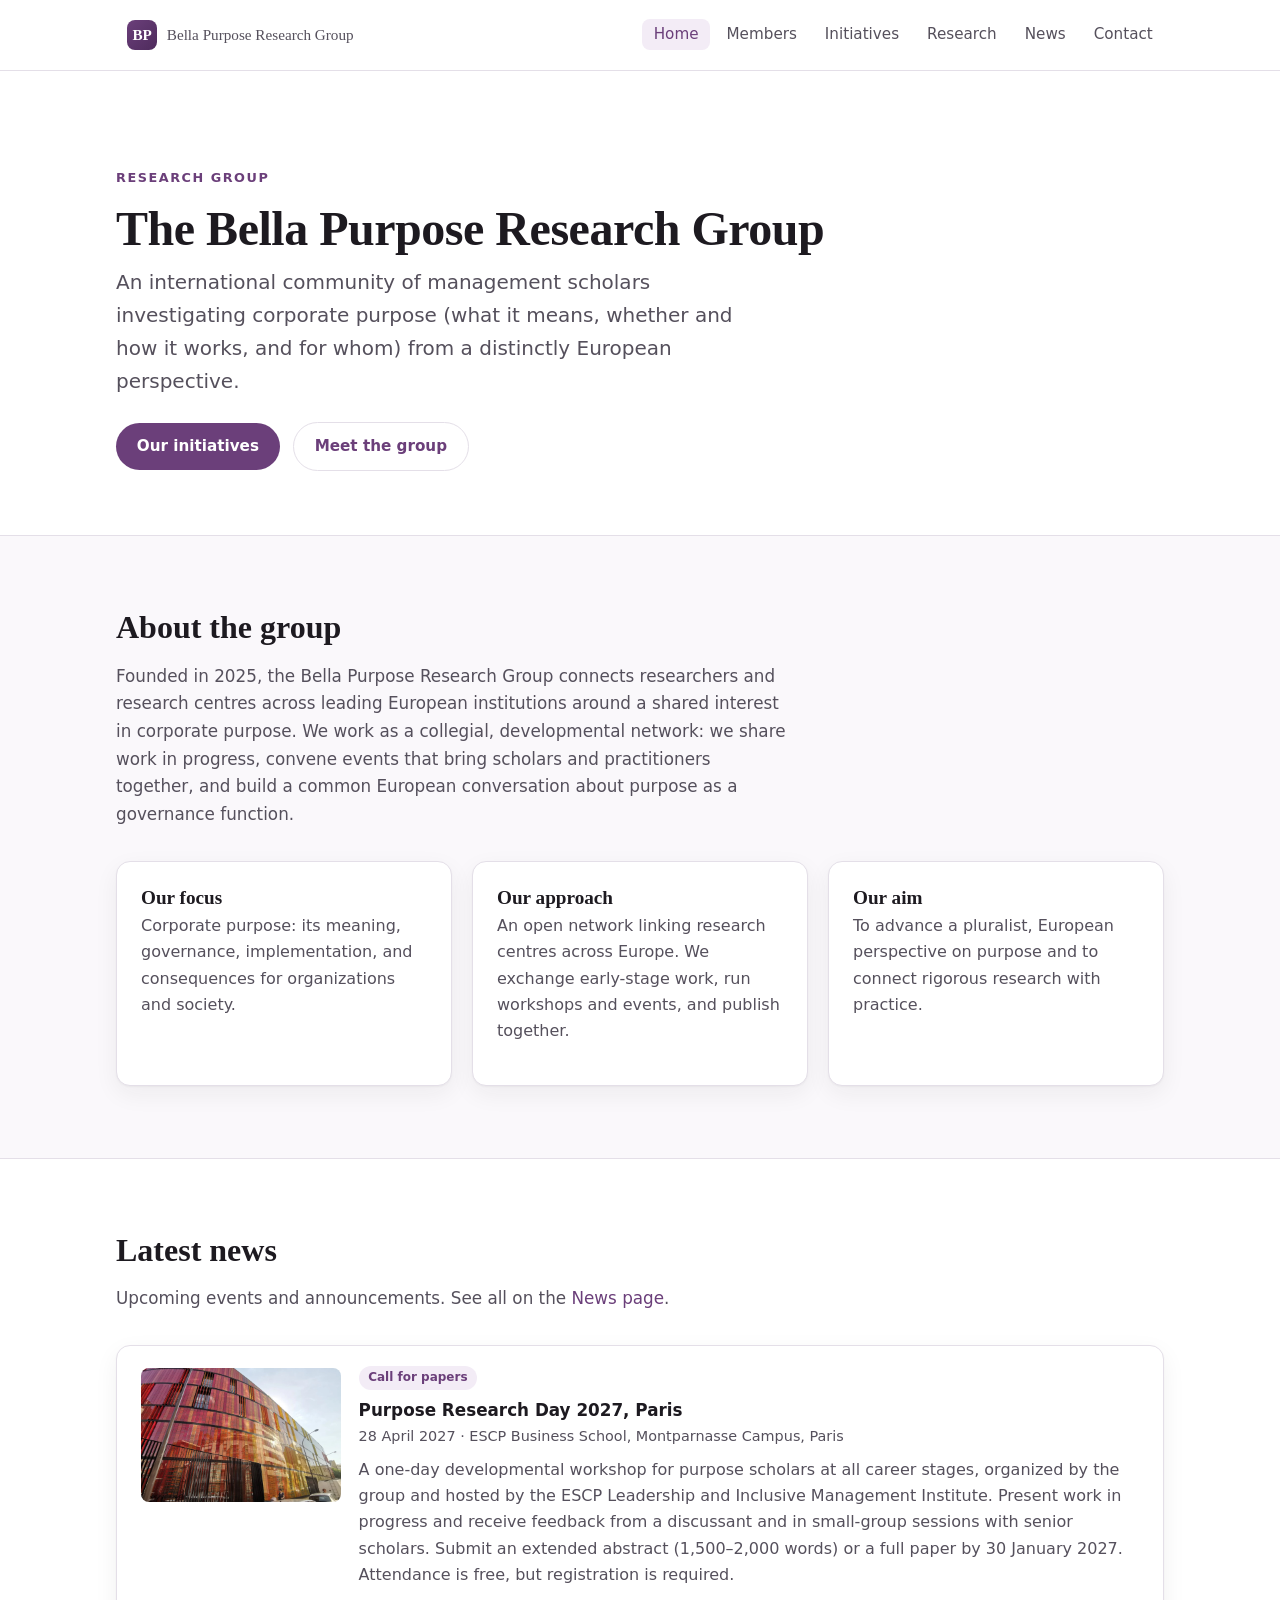
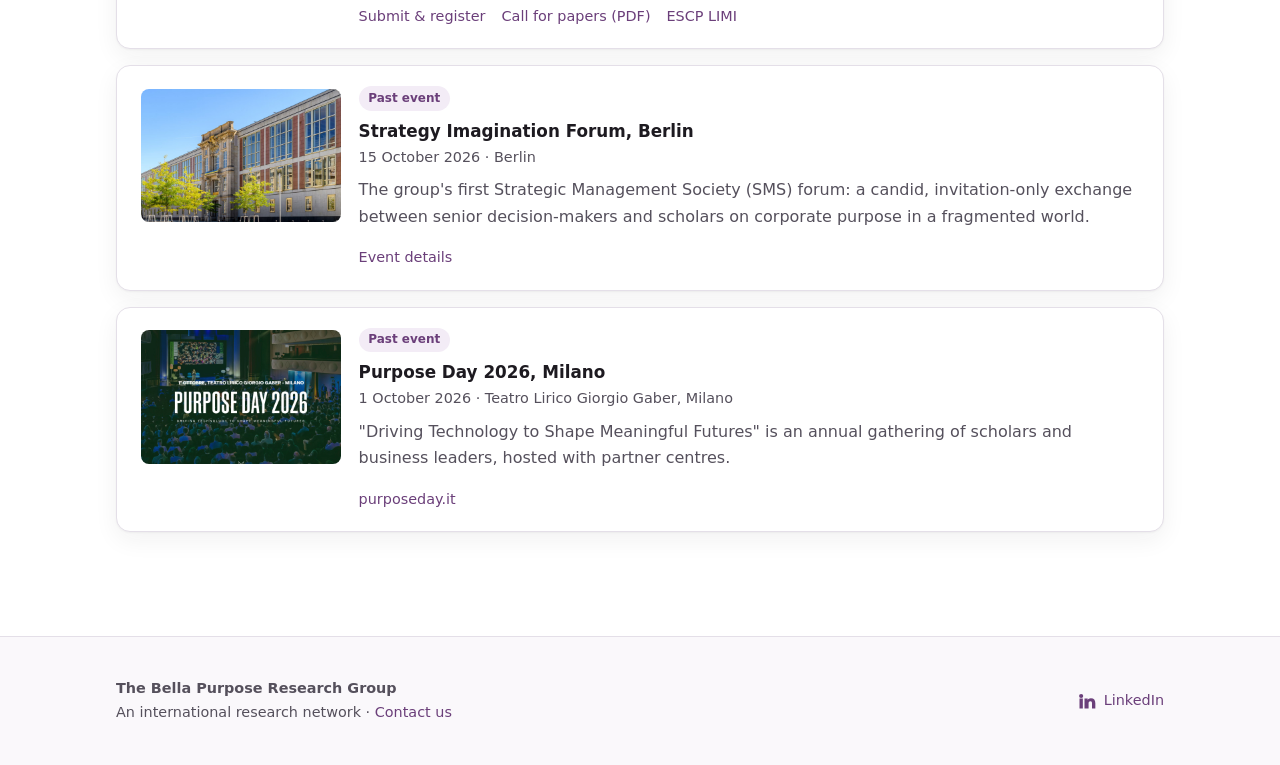
<file: site/index.html>
<!DOCTYPE html>
<html lang="en">
<head>
  <meta charset="UTF-8">
  <meta name="viewport" content="width=device-width, initial-scale=1.0">
  <title>Bella Purpose Research Group</title>
  <meta name="description" content="The Bella Purpose Research Group is an international community of management scholars advancing research on corporate purpose from a European perspective.">
  <link rel="stylesheet" href="styles.css">
</head>
<body>
  <a class="skip" href="#main">Skip to content</a>

  <header class="site-header">
    <nav class="nav" aria-label="Primary">
      <a class="brand" href="index.html">
        <span class="mark">BP</span>
        Bella Purpose Research Group
      </a>
      <ul>
        <li><a href="index.html" aria-current="page">Home</a></li>
        <li><a href="members.html">Members</a></li>
        <li><a href="initiatives.html">Initiatives</a></li>
        <li><a href="research.html">Research</a></li>
        <li><a href="news.html">News</a></li>
        <li><a href="contact.html">Contact</a></li>
      </ul>
    </nav>
  </header>

  <main id="main">
    <section class="hero">
      <div class="wrap">
        <p class="eyebrow">Research Group</p>
        <h1>The Bella Purpose Research Group</h1>
        <p class="lead">
          An international community of management scholars investigating corporate
          purpose (what it means, whether and how it works, and for whom) from a
          distinctly European perspective.
        </p>
        <a class="btn" href="initiatives.html">Our initiatives</a>
        <a class="btn secondary" href="members.html">Meet the group</a>
      </div>
    </section>

    <section class="section alt">
      <div class="wrap">
        <div class="section-head">
          <h2>About the group</h2>
          <p>
            Founded in 2025, the Bella Purpose Research Group connects researchers
            and research centres across leading European institutions around a
            shared interest in corporate purpose. We work as a collegial,
            developmental network: we share work in progress, convene events that
            bring scholars and practitioners together, and build a common
            European conversation about purpose as a governance function.
          </p>
        </div>
        <div class="grid cols-3">
          <div class="card">
            <h3>Our focus</h3>
            <p>Corporate purpose: its meaning, governance, implementation, and
            consequences for organizations and society.</p>
          </div>
          <div class="card">
            <h3>Our approach</h3>
            <p>An open network linking research centres across Europe. We exchange
            early-stage work, run workshops and events, and publish together.</p>
          </div>
          <div class="card">
            <h3>Our aim</h3>
            <p>To advance a pluralist, European perspective on purpose and to
            connect rigorous research with practice.</p>
          </div>
        </div>
      </div>
    </section>

    <section class="section">
      <div class="wrap">
        <div class="section-head">
          <h2>Latest news</h2>
          <p>Upcoming events and announcements. See all on the
          <a href="news.html">News page</a>.</p>
        </div>
        <!-- Shows the latest few items — keep in sync with the top of news.html -->
        <ul class="papers">
          <li class="paper has-thumb">
            <img class="thumb" src="images/research-day.jpg" alt="ESCP Business School, Paris, host of the Purpose Research Day 2027">
            <span class="tag">Call for papers</span>
            <h3>Purpose Research Day 2027, Paris</h3>
            <div class="meta">28 April 2027 · ESCP Business School, Montparnasse Campus, Paris</div>
            <p>A one-day developmental workshop for purpose scholars at all career
            stages, organized by the group and hosted by the ESCP Leadership and
            Inclusive Management Institute. Present work in progress and receive
            feedback from a discussant and in small-group sessions with senior
            scholars. Submit an extended abstract (1,500–2,000 words) or a full paper
            by 30 January 2027. Attendance is free, but registration is required.</p>
            <div class="links">
              <a href="https://forms.gle/esb5v7KcHV71sR4A6" target="_blank" rel="noopener">Submit &amp; register</a>
              <a href="files/purpose-research-day-2027-call.pdf" target="_blank" rel="noopener">Call for papers (PDF)</a>
              <a href="https://escp.eu/faculty-research/escp-institutes/escp-leadership-and-inclusive-management-institute" target="_blank" rel="noopener">ESCP LIMI</a>
            </div>
          </li>
          <li class="paper has-thumb">
            <img class="thumb" src="images/sms-berlin.jpg" alt="ESMT Berlin, venue of the Strategy Imagination Forum">
            <span class="tag">Past event</span>
            <h3>Strategy Imagination Forum, Berlin</h3>
            <div class="meta">15 October 2026 · Berlin</div>
            <p>The group's first Strategic Management Society (SMS) forum: a candid,
            invitation-only exchange between senior decision-makers and scholars on
            corporate purpose in a fragmented world.</p>
            <div class="links">
              <a href="https://www.strategicmanagement.net/event/corporate-purpose-at-a-crossroads-strategic-choices-for-business-in-a-fragmented-world/" target="_blank" rel="noopener">Event details</a>
            </div>
          </li>
          <li class="paper has-thumb">
            <img class="thumb" src="images/purpose-day-milano.jpg" alt="Purpose Day 2026 at the Teatro Lirico Giorgio Gaber, Milano">
            <span class="tag">Past event</span>
            <h3>Purpose Day 2026, Milano</h3>
            <div class="meta">1 October 2026 · Teatro Lirico Giorgio Gaber, Milano</div>
            <p>"Driving Technology to Shape Meaningful Futures" is an annual gathering
            of scholars and business leaders, hosted with partner centres.</p>
            <div class="links">
              <a href="https://www.purposeday.it/">purposeday.it</a>
            </div>
          </li>
        </ul>
      </div>
    </section>
  </main>

  <footer class="site-footer">
    <div class="wrap footer-inner">
      <div>
        <strong>The Bella Purpose Research Group</strong><br>
        An international research network · <a href="contact.html">Contact us</a>
      </div>
      <div class="social">
        <a href="https://www.linkedin.com/groups/26260068/" target="_blank" rel="noopener" aria-label="Bella Purpose on LinkedIn">
          <svg viewBox="0 0 24 24" aria-hidden="true"><path d="M4.98 3.5a2.5 2.5 0 1 1 0 5 2.5 2.5 0 0 1 0-5zM3 9h4v12H3zM9 9h3.8v1.7h.05c.53-1 1.83-2.05 3.76-2.05C20.4 8.65 22 10.9 22 14.6V21h-4v-5.7c0-1.36-.02-3.1-1.9-3.1-1.9 0-2.2 1.48-2.2 3v5.8H9z"/></svg>
          LinkedIn
        </a>
      </div>
    </div>
  </footer>
</body>
</html>
</file>
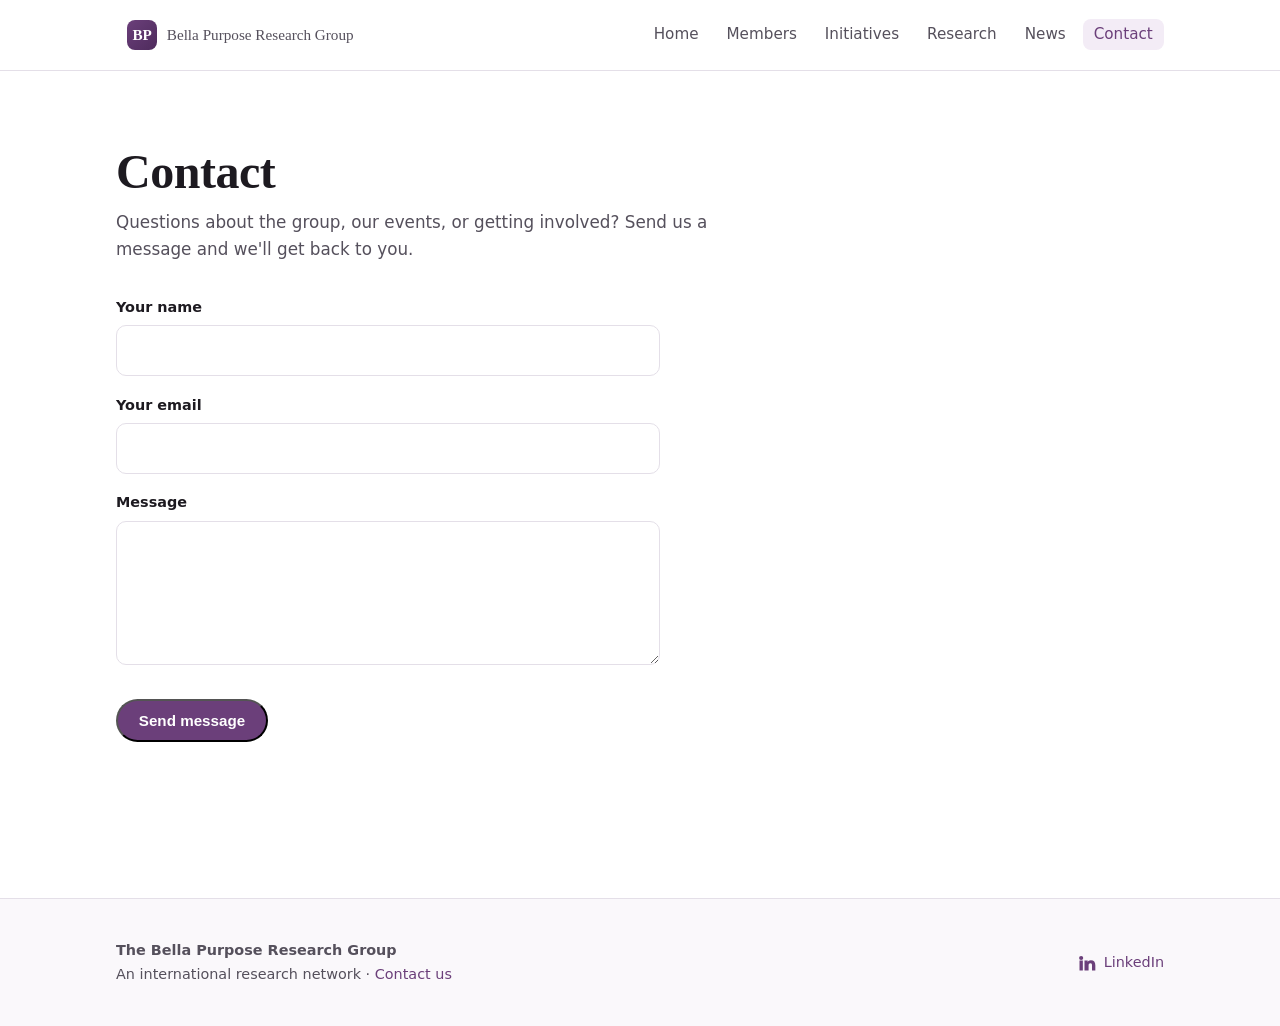
<file: site/contact.html>
<!DOCTYPE html>
<html lang="en">
<head>
  <meta charset="UTF-8">
  <meta name="viewport" content="width=device-width, initial-scale=1.0">
  <title>Contact | Bella Purpose Research Group</title>
  <meta name="description" content="Get in touch with the Bella Purpose Research Group.">
  <link rel="stylesheet" href="styles.css">
</head>
<body>
  <a class="skip" href="#main">Skip to content</a>

  <header class="site-header">
    <nav class="nav" aria-label="Primary">
      <a class="brand" href="index.html"><span class="mark">BP</span> Bella Purpose Research Group</a>
      <ul>
        <li><a href="index.html">Home</a></li>
        <li><a href="members.html">Members</a></li>
        <li><a href="initiatives.html">Initiatives</a></li>
        <li><a href="research.html">Research</a></li>
        <li><a href="news.html">News</a></li>
        <li><a href="contact.html" aria-current="page">Contact</a></li>
      </ul>
    </nav>
  </header>

  <main id="main">
    <section class="section">
      <div class="wrap">
        <div class="section-head">
          <h1>Contact</h1>
          <p>Questions about the group, our events, or getting involved? Send us a
          message and we'll get back to you.</p>
        </div>

        <!-- ============================================================
             CONTACT FORM — powered by Web3Forms (https://web3forms.com)
             CONNECTED: the access_key below routes submissions to the group's
             Gmail via Web3Forms. The email address itself is intentionally kept
             out of the site — do NOT add it here. (Access keys are meant to be
             public; the destination address stays hidden on Web3Forms' server.)
             To change the destination, generate a new key at web3forms.com and
             replace the access_key value below.
             ============================================================ -->
        <form id="contact-form" class="contact-form"
              action="https://api.web3forms.com/submit" method="POST">
          <input type="hidden" name="access_key" value="fa44dccd-67c5-42ac-8af5-5ac042f37eed">
          <input type="hidden" name="subject" value="New message from the Bella Purpose website">
          <input type="hidden" name="from_name" value="Bella Purpose website">

          <div class="field">
            <label for="name">Your name</label>
            <input id="name" name="name" type="text" required autocomplete="name">
          </div>
          <div class="field">
            <label for="email">Your email</label>
            <input id="email" name="email" type="email" required autocomplete="email">
          </div>
          <div class="field">
            <label for="message">Message</label>
            <textarea id="message" name="message" required></textarea>
          </div>

          <!-- honeypot: hidden from people, catches bots -->
          <input type="checkbox" name="botcheck" class="hp" tabindex="-1" autocomplete="off" aria-hidden="true">

          <button class="btn" type="submit">Send message</button>
          <p class="form-status" id="form-status" role="status" aria-live="polite"></p>
        </form>
      </div>
    </section>
  </main>

  <footer class="site-footer">
    <div class="wrap footer-inner">
      <div>
        <strong>The Bella Purpose Research Group</strong><br>
        An international research network · <a href="contact.html">Contact us</a>
      </div>
      <div class="social">
        <a href="https://www.linkedin.com/groups/26260068/" target="_blank" rel="noopener" aria-label="Bella Purpose on LinkedIn">
          <svg viewBox="0 0 24 24" aria-hidden="true"><path d="M4.98 3.5a2.5 2.5 0 1 1 0 5 2.5 2.5 0 0 1 0-5zM3 9h4v12H3zM9 9h3.8v1.7h.05c.53-1 1.83-2.05 3.76-2.05C20.4 8.65 22 10.9 22 14.6V21h-4v-5.7c0-1.36-.02-3.1-1.9-3.1-1.9 0-2.2 1.48-2.2 3v5.8H9z"/></svg>
          LinkedIn
        </a>
      </div>
    </div>
  </footer>

  <script>
  (function () {
    var form = document.getElementById("contact-form");
    var status = document.getElementById("form-status");
    var keyField = form.querySelector('[name="access_key"]');

    form.addEventListener("submit", function (e) {
      e.preventDefault();
      // Guard: form not yet connected to a Web3Forms key.
      if (keyField.value.indexOf("YOUR_") === 0) {
        status.className = "form-status err";
        status.textContent = "The form isn’t connected yet. Add the Web3Forms access key (see README).";
        return;
      }
      status.className = "form-status";
      status.textContent = "Sending…";
      fetch(form.action, {
        method: "POST",
        headers: { "Accept": "application/json" },
        body: new FormData(form)
      })
      .then(function (r) { return r.json(); })
      .then(function (data) {
        if (data.success) {
          form.reset();
          status.className = "form-status ok";
          status.textContent = "Thanks, your message has been sent.";
        } else {
          status.className = "form-status err";
          status.textContent = data.message || "Something went wrong. Please try again.";
        }
      })
      .catch(function () {
        status.className = "form-status err";
        status.textContent = "Network error. Please try again.";
      });
    });
  })();
  </script>
</body>
</html>
</file>
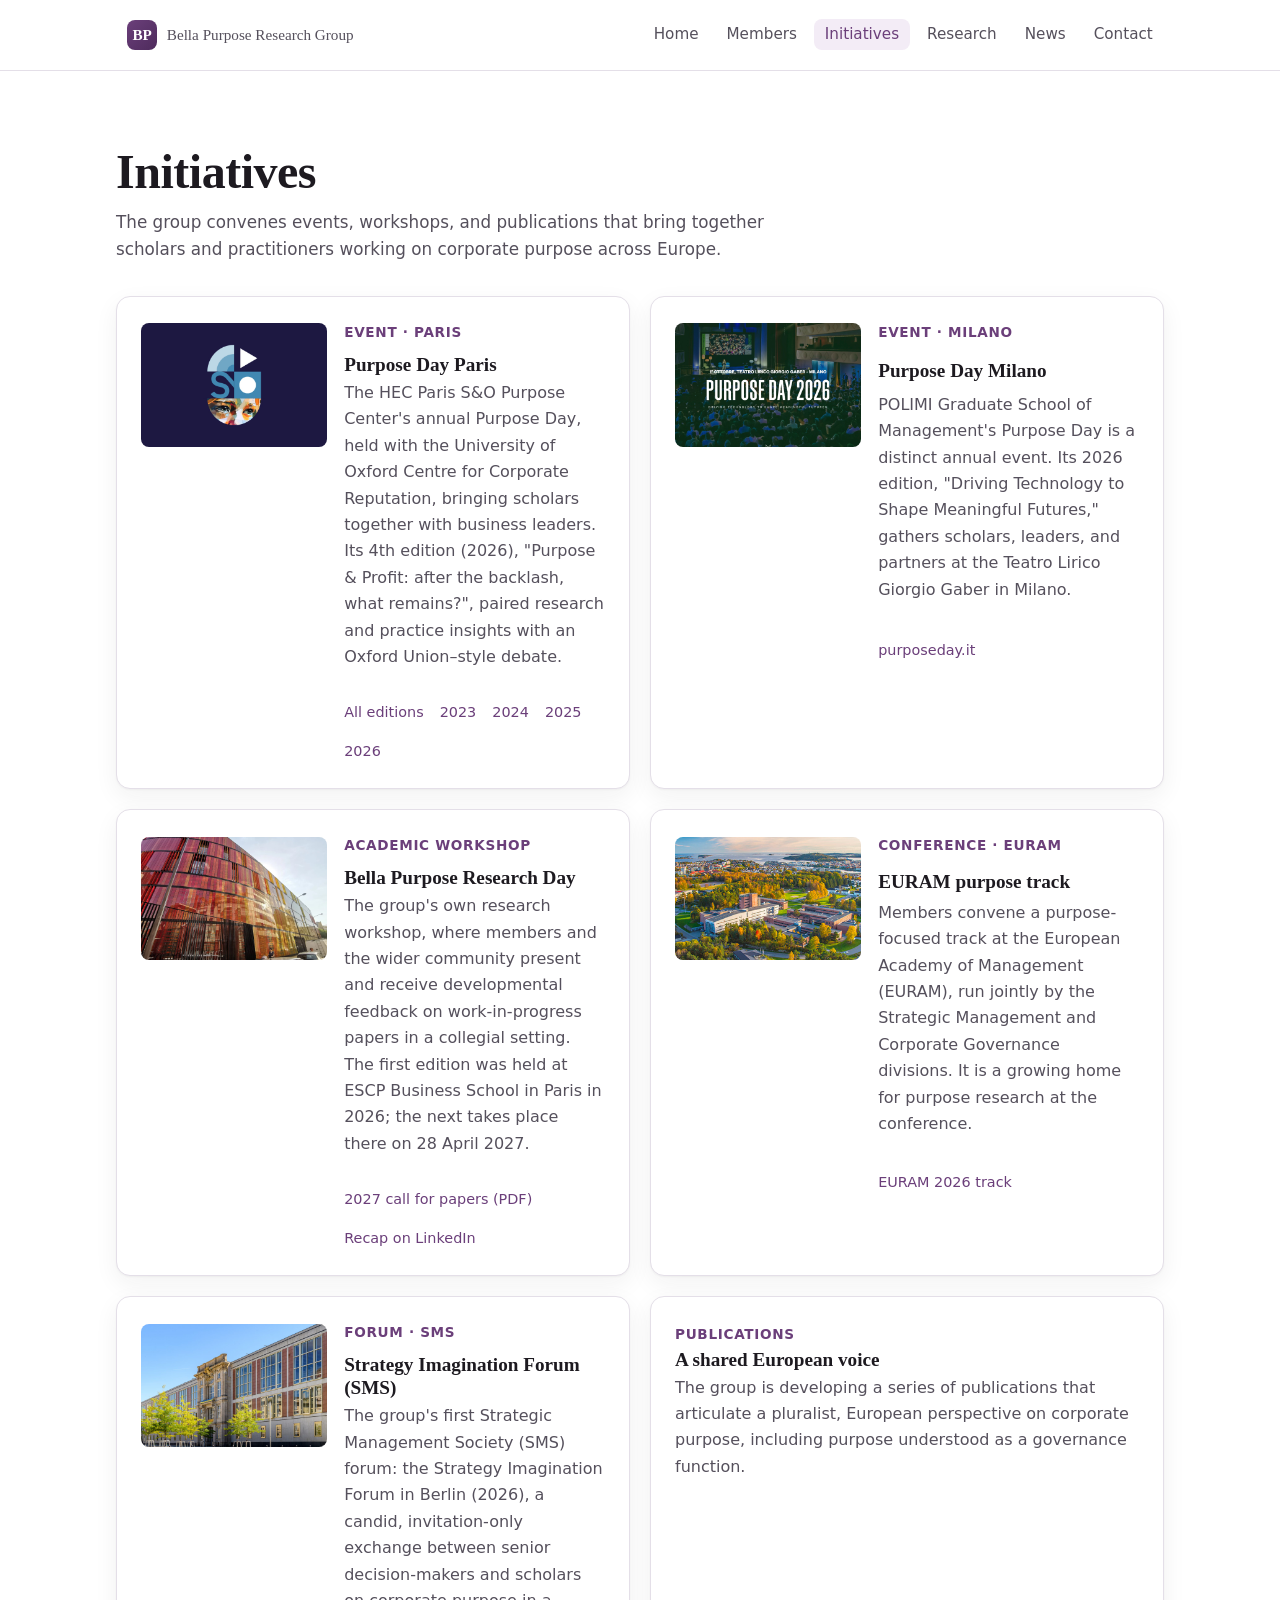
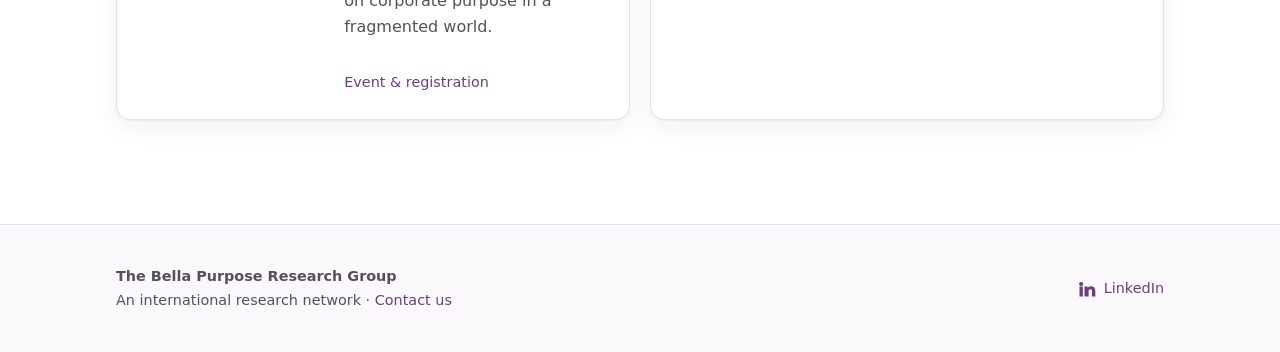
<file: site/initiatives.html>
<!DOCTYPE html>
<html lang="en">
<head>
  <meta charset="UTF-8">
  <meta name="viewport" content="width=device-width, initial-scale=1.0">
  <title>Initiatives | Bella Purpose Research Group</title>
  <meta name="description" content="Events, workshops, conference tracks, and publications convened by the Bella Purpose Research Group.">
  <link rel="stylesheet" href="styles.css">
</head>
<body>
  <a class="skip" href="#main">Skip to content</a>

  <header class="site-header">
    <nav class="nav" aria-label="Primary">
      <a class="brand" href="index.html"><span class="mark">BP</span> Bella Purpose Research Group</a>
      <ul>
        <li><a href="index.html">Home</a></li>
        <li><a href="members.html">Members</a></li>
        <li><a href="initiatives.html" aria-current="page">Initiatives</a></li>
        <li><a href="research.html">Research</a></li>
        <li><a href="news.html">News</a></li>
        <li><a href="contact.html">Contact</a></li>
      </ul>
    </nav>
  </header>

  <main id="main">
    <section class="section">
      <div class="wrap">
        <div class="section-head">
          <h1>Initiatives</h1>
          <p>The group convenes events, workshops, and publications that bring
          together scholars and practitioners working on corporate purpose across
          Europe.</p>
        </div>

        <div class="grid cols-2">
          <article class="card has-thumb">
            <img class="thumb" src="images/purpose-day-paris.jpg" alt="HEC Paris S&amp;O Purpose Day: Purpose &amp; Profit 2.0 logo">
            <span class="role">Event · Paris</span>
            <h3>Purpose Day Paris</h3>
            <p>The HEC Paris S&amp;O Purpose Center's annual Purpose Day, held with
            the University of Oxford Centre for Corporate Reputation, bringing
            scholars together with business leaders. Its 4th edition (2026),
            "Purpose &amp; Profit: after the backlash, what remains?", paired research
            and practice insights with an Oxford Union–style debate.</p>
            <div class="links">
              <a href="https://www.hec.edu/en/purpose-day" target="_blank" rel="noopener">All editions</a>
              <a href="https://www.hec.edu/en/society-organizations-institute/events/so-purpose-day-2023-bringing-change-purpose" target="_blank" rel="noopener">2023</a>
              <a href="https://www.hec.edu/en/society-organizations-institute/events/second-edition-so-purpose-day" target="_blank" rel="noopener">2024</a>
              <a href="https://www.hec.edu/en/society-organizations-institute/events/so-purpose-day-2025-third-edition" target="_blank" rel="noopener">2025</a>
              <a href="https://www.hec.edu/en/society-organizations-institute/events/purpose-profit-20-after-backlash-what-remains" target="_blank" rel="noopener">2026</a>
            </div>
          </article>

          <article class="card has-thumb">
            <img class="thumb" src="images/purpose-day-milano.jpg" alt="Purpose Day 2026 at the Teatro Lirico Giorgio Gaber, Milano">
            <span class="role">Event · Milano</span>
            <h3>Purpose Day Milano</h3>
            <p>POLIMI Graduate School of Management's Purpose Day is a distinct annual
            event. Its 2026 edition, "Driving Technology to Shape Meaningful Futures,"
            gathers scholars, leaders, and partners at the Teatro Lirico Giorgio
            Gaber in Milano.</p>
            <div class="links">
              <a href="https://www.purposeday.it/" target="_blank" rel="noopener">purposeday.it</a>
            </div>
          </article>

          <article class="card has-thumb">
            <img class="thumb" src="images/research-day.jpg" alt="ESCP Business School, Paris, host of the Bella Purpose Research Day">
            <span class="role">Academic workshop</span>
            <h3>Bella Purpose Research Day</h3>
            <p>The group's own research workshop, where members and the wider
            community present and receive developmental feedback on work-in-progress
            papers in a collegial setting. The first edition was held at ESCP
            Business School in Paris in 2026; the next takes place there on
            28 April 2027.</p>
            <div class="links">
              <a href="files/purpose-research-day-2027-call.pdf" target="_blank" rel="noopener">2027 call for papers (PDF)</a>
              <a href="https://www.linkedin.com/feed/update/urn:li:ugcPost:7449380599376707584/" target="_blank" rel="noopener">Recap on LinkedIn</a>
            </div>
          </article>

          <article class="card has-thumb">
            <img class="thumb" src="images/euram.jpg" alt="EURAM 2026, University of Agder campus, Kristiansand, Norway">
            <span class="role">Conference · EURAM</span>
            <h3>EURAM purpose track</h3>
            <p>Members convene a purpose-focused track at the European Academy of
            Management (EURAM), run jointly by the Strategic Management and Corporate
            Governance divisions. It is a growing home for purpose research at the
            conference.</p>
            <div class="links">
              <a href="https://conferences.euram.academy/2026conference/sig-13-strategic-management-sm/" target="_blank" rel="noopener">EURAM 2026 track</a>
            </div>
          </article>

          <article class="card has-thumb">
            <img class="thumb" src="images/sms-berlin.jpg" alt="ESMT Berlin, venue of the Strategy Imagination Forum">
            <span class="role">Forum · SMS</span>
            <h3>Strategy Imagination Forum (SMS)</h3>
            <p>The group's first Strategic Management Society (SMS) forum: the
            Strategy Imagination Forum in Berlin (2026), a candid, invitation-only
            exchange between senior decision-makers and scholars on corporate purpose
            in a fragmented world.</p>
            <div class="links">
              <a href="https://www.strategicmanagement.net/event/corporate-purpose-at-a-crossroads-strategic-choices-for-business-in-a-fragmented-world/" target="_blank" rel="noopener">Event &amp; registration</a>
            </div>
          </article>

          <article class="card">
            <span class="role">Publications</span>
            <h3>A shared European voice</h3>
            <p>The group is developing a series of publications that articulate a
            pluralist, European perspective on corporate purpose, including
            purpose understood as a governance function.</p>
          </article>
        </div>
      </div>
    </section>
  </main>

  <footer class="site-footer">
    <div class="wrap footer-inner">
      <div>
        <strong>The Bella Purpose Research Group</strong><br>
        An international research network · <a href="contact.html">Contact us</a>
      </div>
      <div class="social">
        <a href="https://www.linkedin.com/groups/26260068/" target="_blank" rel="noopener" aria-label="Bella Purpose on LinkedIn">
          <svg viewBox="0 0 24 24" aria-hidden="true"><path d="M4.98 3.5a2.5 2.5 0 1 1 0 5 2.5 2.5 0 0 1 0-5zM3 9h4v12H3zM9 9h3.8v1.7h.05c.53-1 1.83-2.05 3.76-2.05C20.4 8.65 22 10.9 22 14.6V21h-4v-5.7c0-1.36-.02-3.1-1.9-3.1-1.9 0-2.2 1.48-2.2 3v5.8H9z"/></svg>
          LinkedIn
        </a>
      </div>
    </div>
  </footer>
</body>
</html>
</file>
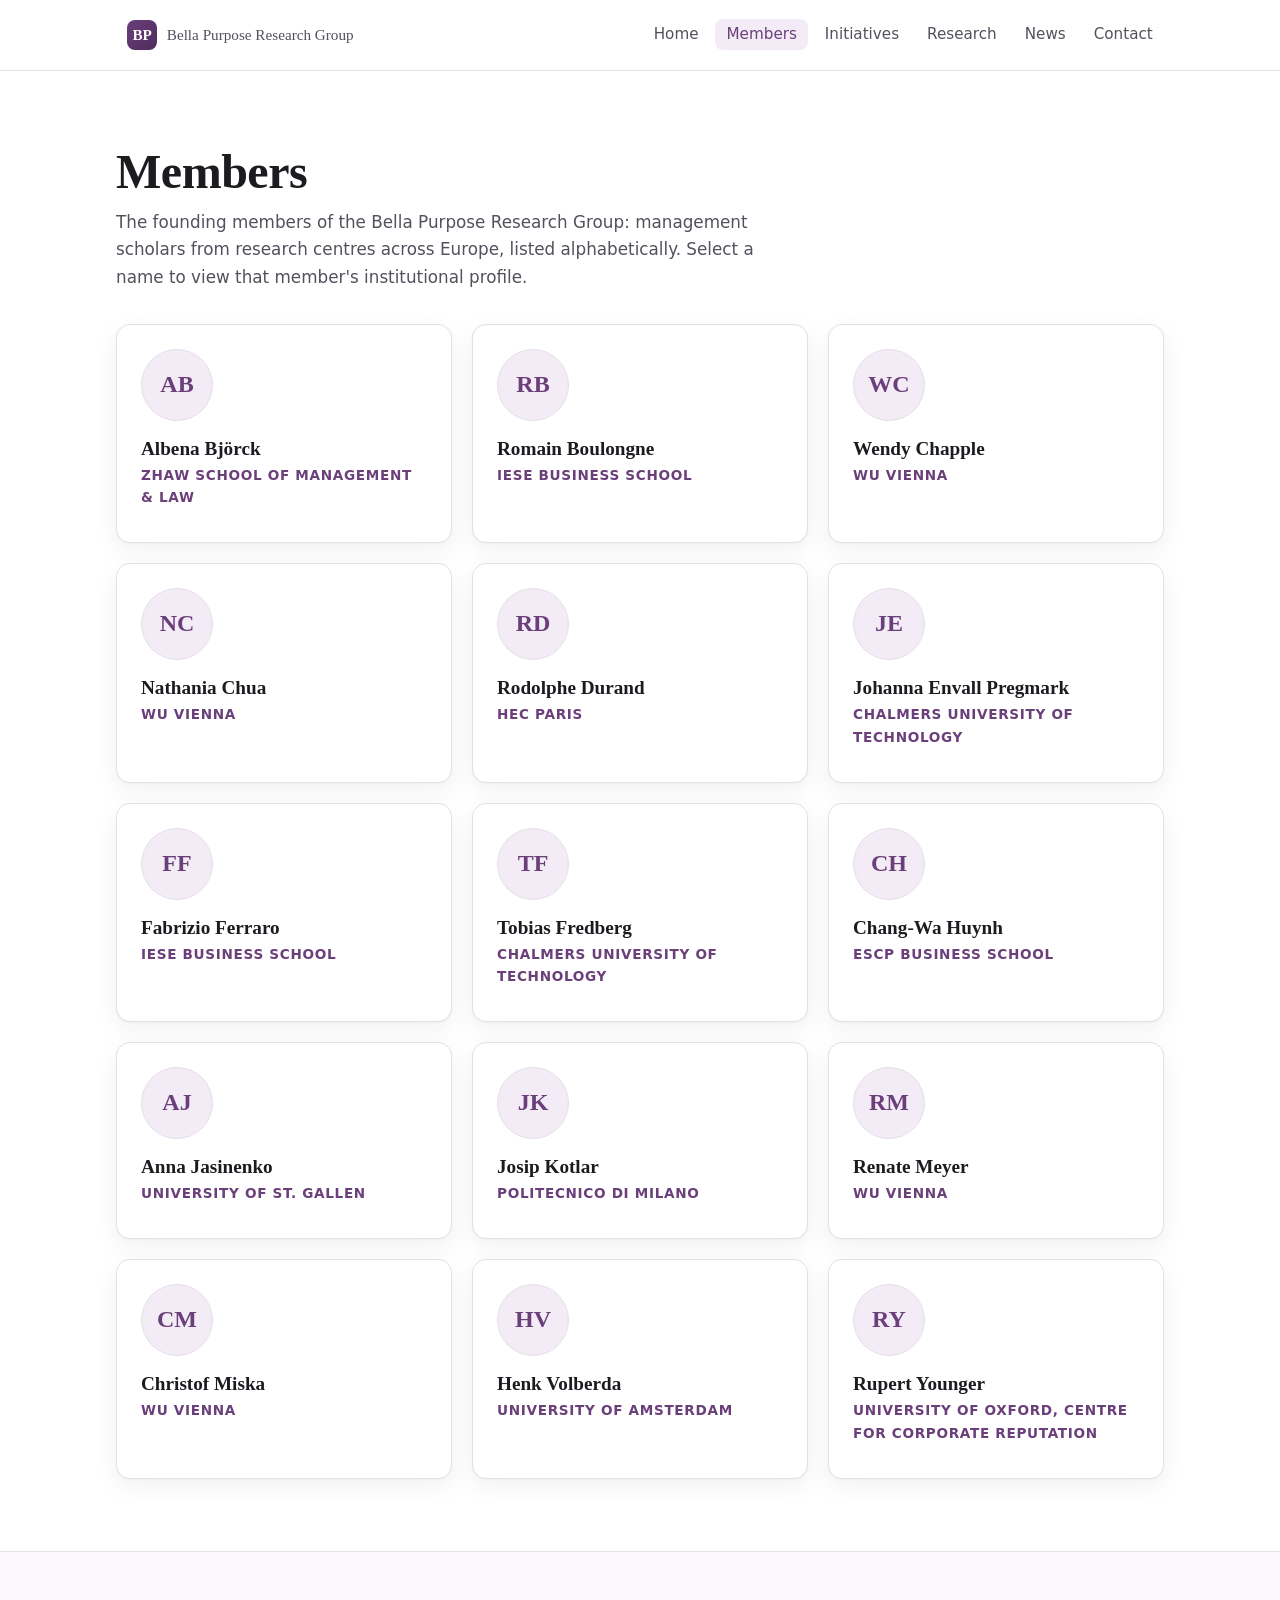
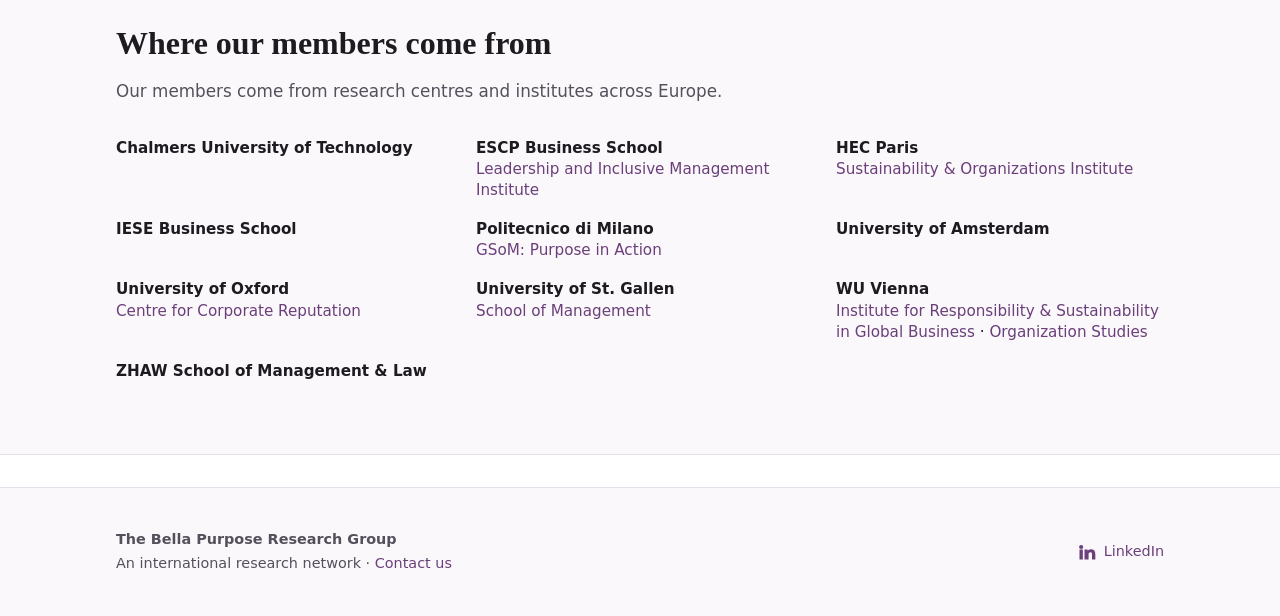
<file: site/members.html>
<!DOCTYPE html>
<html lang="en">
<head>
  <meta charset="UTF-8">
  <meta name="viewport" content="width=device-width, initial-scale=1.0">
  <title>Members | Bella Purpose Research Group</title>
  <meta name="description" content="The management scholars and research centres that make up the Bella Purpose Research Group.">
  <link rel="stylesheet" href="styles.css">
</head>
<body>
  <a class="skip" href="#main">Skip to content</a>

  <header class="site-header">
    <nav class="nav" aria-label="Primary">
      <a class="brand" href="index.html"><span class="mark">BP</span> Bella Purpose Research Group</a>
      <ul>
        <li><a href="index.html">Home</a></li>
        <li><a href="members.html" aria-current="page">Members</a></li>
        <li><a href="initiatives.html">Initiatives</a></li>
        <li><a href="research.html">Research</a></li>
        <li><a href="news.html">News</a></li>
        <li><a href="contact.html">Contact</a></li>
      </ul>
    </nav>
  </header>

  <main id="main">
    <section class="section">
      <div class="wrap">
        <div class="section-head">
          <h1>Members</h1>
          <p>The founding members of the Bella Purpose Research Group: management
          scholars from research centres across Europe, listed alphabetically.
          Select a name to view that member's institutional profile.</p>
        </div>

        <!-- To add a member: duplicate one .card block, keep the list alphabetical.
             Link the name to the member's official institutional profile page. -->

        <div class="grid cols-3">
          <article class="card">
            <div class="avatar" aria-hidden="true">AB</div>
            <h3><a href="https://www.zhaw.ch/en/about-us/person/bjoe" target="_blank" rel="noopener">Albena Björck</a></h3>
            <div class="role">ZHAW School of Management &amp; Law</div>
          </article>

          <article class="card">
            <div class="avatar" aria-hidden="true">RB</div>
            <h3><a href="https://www.iese.edu/faculty-research/faculty/romain-boulongne/" target="_blank" rel="noopener">Romain Boulongne</a></h3>
            <div class="role">IESE Business School</div>
          </article>

          <article class="card">
            <div class="avatar" aria-hidden="true">WC</div>
            <h3><a href="https://research.wu.ac.at/en/persons/wendy-chapple-3" target="_blank" rel="noopener">Wendy Chapple</a></h3>
            <div class="role">WU Vienna</div>
          </article>

          <article class="card">
            <div class="avatar" aria-hidden="true">NC</div>
            <h3><a href="https://research.wu.ac.at/en/persons/nathania-chua-4" target="_blank" rel="noopener">Nathania Chua</a></h3>
            <div class="role">WU Vienna</div>
          </article>

          <article class="card">
            <div class="avatar" aria-hidden="true">RD</div>
            <h3><a href="https://www.hec.edu/en/faculty-research/faculty-directory/faculty-member/durand-rodolphe" target="_blank" rel="noopener">Rodolphe Durand</a></h3>
            <div class="role">HEC Paris</div>
          </article>

          <article class="card">
            <div class="avatar" aria-hidden="true">JE</div>
            <h3><a href="https://research.chalmers.se/en/person/pregmark" target="_blank" rel="noopener">Johanna Envall Pregmark</a></h3>
            <div class="role">Chalmers University of Technology</div>
          </article>

          <article class="card">
            <div class="avatar" aria-hidden="true">FF</div>
            <h3><a href="https://www.iese.edu/faculty-research/faculty/fabrizio-ferraro/" target="_blank" rel="noopener">Fabrizio Ferraro</a></h3>
            <div class="role">IESE Business School</div>
          </article>

          <article class="card">
            <div class="avatar" aria-hidden="true">TF</div>
            <h3><a href="https://www.chalmers.se/en/persons/tobiasj/" target="_blank" rel="noopener">Tobias Fredberg</a></h3>
            <div class="role">Chalmers University of Technology</div>
          </article>

          <article class="card">
            <div class="avatar" aria-hidden="true">CH</div>
            <h3><a href="https://escp.eu/huynh-chang-wa" target="_blank" rel="noopener">Chang-Wa Huynh</a></h3>
            <div class="role">ESCP Business School</div>
          </article>

          <article class="card">
            <div class="avatar" aria-hidden="true">AJ</div>
            <h3><a href="https://www.unisg.ch/en/university/about-us/organisation/detail/person-id/2aa5e669-ce20-4bf4-adf2-e9d8491169c8/" target="_blank" rel="noopener">Anna Jasinenko</a></h3>
            <div class="role">University of St. Gallen</div>
          </article>

          <article class="card">
            <div class="avatar" aria-hidden="true">JK</div>
            <h3><a href="https://www.som.polimi.it/en/faculty/kotlar-josip/" target="_blank" rel="noopener">Josip Kotlar</a></h3>
            <div class="role">Politecnico di Milano</div>
          </article>

          <article class="card">
            <div class="avatar" aria-hidden="true">RM</div>
            <h3><a href="https://www.wu.ac.at/en/orgstudies/team/staff-faculty/renate-e-meyer" target="_blank" rel="noopener">Renate Meyer</a></h3>
            <div class="role">WU Vienna</div>
          </article>

          <article class="card">
            <div class="avatar" aria-hidden="true">CM</div>
            <h3><a href="https://research.wu.ac.at/en/persons/christof-miska-4" target="_blank" rel="noopener">Christof Miska</a></h3>
            <div class="role">WU Vienna</div>
          </article>

          <article class="card">
            <div class="avatar" aria-hidden="true">HV</div>
            <h3><a href="https://www.uva.nl/en/profile/v/o/h.w.volberda/h.w.volberda.html" target="_blank" rel="noopener">Henk Volberda</a></h3>
            <div class="role">University of Amsterdam</div>
          </article>

          <article class="card">
            <div class="avatar" aria-hidden="true">RY</div>
            <h3><a href="https://www.sbs.ox.ac.uk/about-us/people/rupert-younger" target="_blank" rel="noopener">Rupert Younger</a></h3>
            <div class="role">University of Oxford, Centre for Corporate Reputation</div>
          </article>
        </div>
      </div>
    </section>
    <section class="section alt">
      <div class="wrap">
        <div class="section-head">
          <h2>Where our members come from</h2>
          <p>Our members come from research centres and institutes across Europe.</p>
        </div>
        <ul class="partners">
          <li><span class="inst"><a href="https://www.chalmers.se/en/" target="_blank" rel="noopener">Chalmers University of Technology</a></span></li>
          <li><span class="inst">ESCP Business School</span>
            <a href="https://escp.eu/faculty-research/escp-institutes/escp-leadership-and-inclusive-management-institute" target="_blank" rel="noopener">Leadership and Inclusive Management Institute</a></li>
          <li><span class="inst">HEC Paris</span>
            <a href="https://www.hec.edu/en/institutes-and-centers-expertise/sustainability-organizations-institute" target="_blank" rel="noopener">Sustainability &amp; Organizations Institute</a></li>
          <li><span class="inst"><a href="https://www.iese.edu/" target="_blank" rel="noopener">IESE Business School</a></span></li>
          <li><span class="inst">Politecnico di Milano</span>
            <a href="https://www.gsom.polimi.it/en/be-inspired/purpose-in-action/" target="_blank" rel="noopener">GSoM: Purpose in Action</a></li>
          <li><span class="inst"><a href="https://www.uva.nl/en" target="_blank" rel="noopener">University of Amsterdam</a></span></li>
          <li><span class="inst">University of Oxford</span>
            <a href="https://www.sbs.ox.ac.uk/research/centres-and-initiatives/oxford-university-centre-corporate-reputation" target="_blank" rel="noopener">Centre for Corporate Reputation</a></li>
          <li><span class="inst">University of St. Gallen</span>
            <a href="https://www.unisg.ch/en/university/schools/school-of-management-som-hsg/" target="_blank" rel="noopener">School of Management</a></li>
          <li><span class="inst">WU Vienna</span>
            <a href="https://www.wu.ac.at/en/rsgb/" target="_blank" rel="noopener">Institute for Responsibility &amp; Sustainability in Global Business</a>
            · <a href="https://www.wu.ac.at/en/orgstudies/news" target="_blank" rel="noopener">Organization Studies</a></li>
          <li><span class="inst"><a href="https://www.zhaw.ch/en/sml/" target="_blank" rel="noopener">ZHAW School of Management &amp; Law</a></span></li>
        </ul>
      </div>
    </section>

  </main>

  <footer class="site-footer">
    <div class="wrap footer-inner">
      <div>
        <strong>The Bella Purpose Research Group</strong><br>
        An international research network · <a href="contact.html">Contact us</a>
      </div>
      <div class="social">
        <a href="https://www.linkedin.com/groups/26260068/" target="_blank" rel="noopener" aria-label="Bella Purpose on LinkedIn">
          <svg viewBox="0 0 24 24" aria-hidden="true"><path d="M4.98 3.5a2.5 2.5 0 1 1 0 5 2.5 2.5 0 0 1 0-5zM3 9h4v12H3zM9 9h3.8v1.7h.05c.53-1 1.83-2.05 3.76-2.05C20.4 8.65 22 10.9 22 14.6V21h-4v-5.7c0-1.36-.02-3.1-1.9-3.1-1.9 0-2.2 1.48-2.2 3v5.8H9z"/></svg>
          LinkedIn
        </a>
      </div>
    </div>
  </footer>
</body>
</html>
</file>
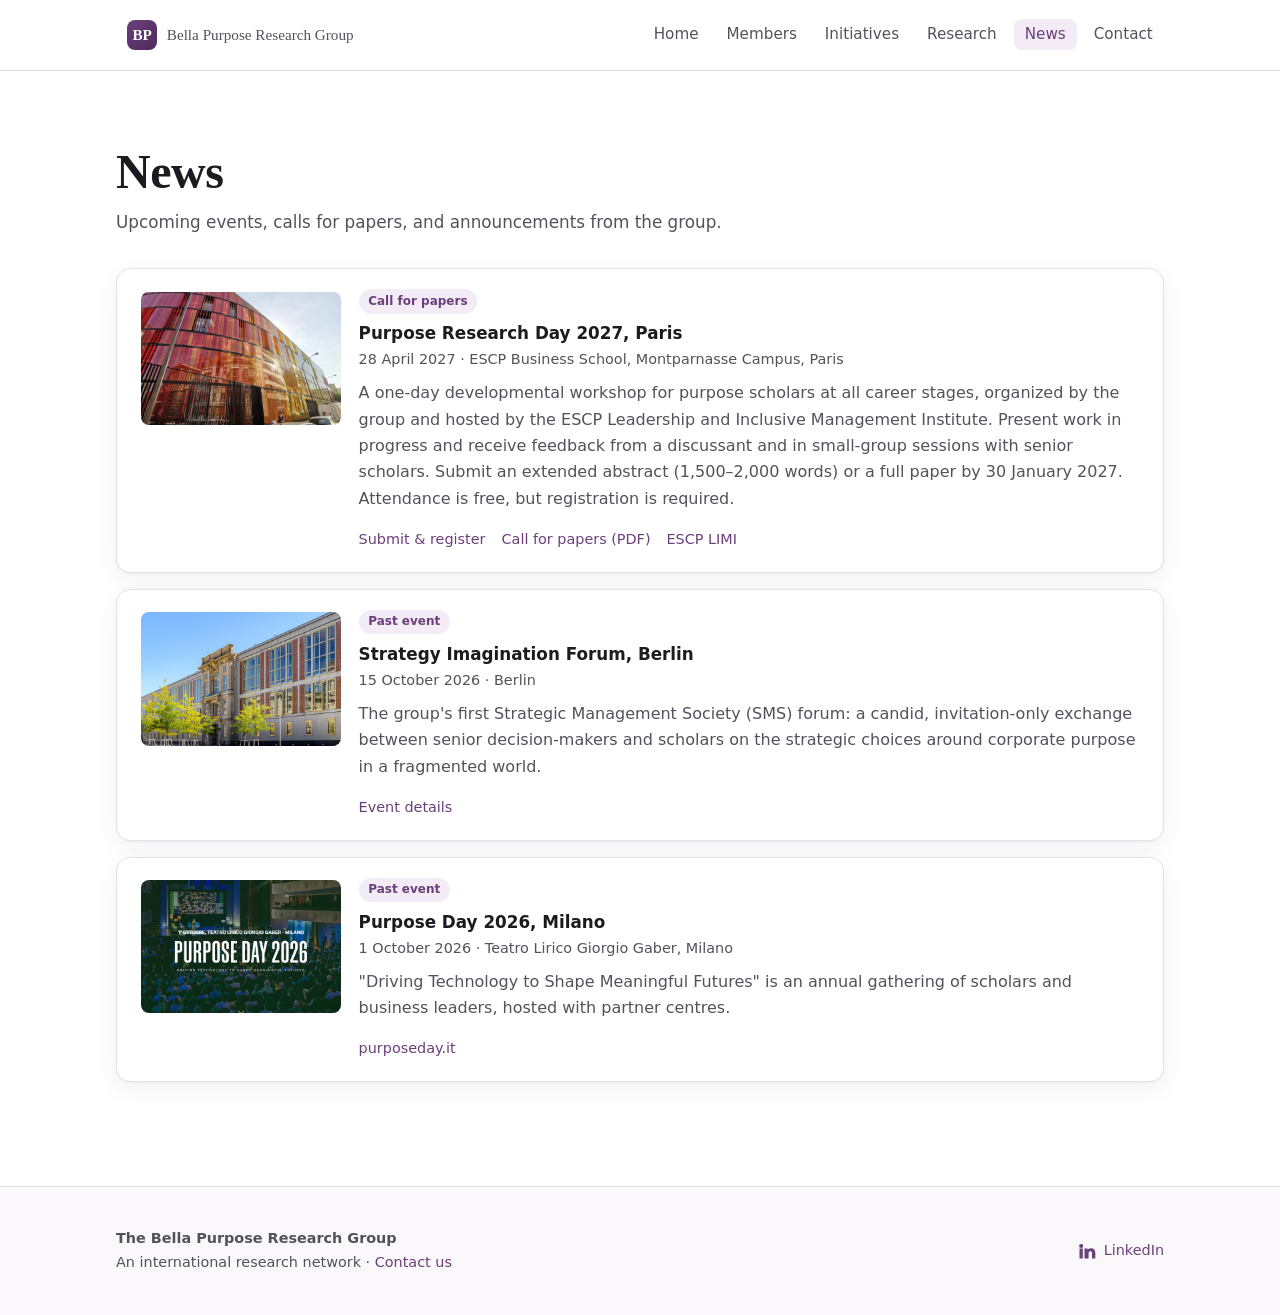
<file: site/news.html>
<!DOCTYPE html>
<html lang="en">
<head>
  <meta charset="UTF-8">
  <meta name="viewport" content="width=device-width, initial-scale=1.0">
  <title>News | Bella Purpose Research Group</title>
  <meta name="description" content="News, events, and calls for papers from the Bella Purpose Research Group.">
  <link rel="stylesheet" href="styles.css">
</head>
<body>
  <a class="skip" href="#main">Skip to content</a>

  <header class="site-header">
    <nav class="nav" aria-label="Primary">
      <a class="brand" href="index.html"><span class="mark">BP</span> Bella Purpose Research Group</a>
      <ul>
        <li><a href="index.html">Home</a></li>
        <li><a href="members.html">Members</a></li>
        <li><a href="initiatives.html">Initiatives</a></li>
        <li><a href="research.html">Research</a></li>
        <li><a href="news.html" aria-current="page">News</a></li>
        <li><a href="contact.html">Contact</a></li>
      </ul>
    </nav>
  </header>

  <main id="main">
    <section class="section">
      <div class="wrap">
        <div class="section-head">
          <h1>News</h1>
          <p>Upcoming events, calls for papers, and announcements from the group.</p>
        </div>

        <ul class="papers">
          <!-- ---- news item (duplicate this; newest first) ---- -->
          <li class="paper has-thumb">
            <img class="thumb" src="images/research-day.jpg" alt="ESCP Business School, Paris, host of the Purpose Research Day 2027">
            <span class="tag">Call for papers</span>
            <h3>Purpose Research Day 2027, Paris</h3>
            <div class="meta">28 April 2027 · ESCP Business School, Montparnasse Campus, Paris</div>
            <p>A one-day developmental workshop for purpose scholars at all career
            stages, organized by the group and hosted by the ESCP Leadership and
            Inclusive Management Institute. Present work in progress and receive
            feedback from a discussant and in small-group sessions with senior
            scholars. Submit an extended abstract (1,500–2,000 words) or a full paper
            by 30 January 2027. Attendance is free, but registration is required.</p>
            <div class="links">
              <a href="https://forms.gle/esb5v7KcHV71sR4A6" target="_blank" rel="noopener">Submit &amp; register</a>
              <a href="files/purpose-research-day-2027-call.pdf" target="_blank" rel="noopener">Call for papers (PDF)</a>
              <a href="https://escp.eu/faculty-research/escp-institutes/escp-leadership-and-inclusive-management-institute" target="_blank" rel="noopener">ESCP LIMI</a>
            </div>
          </li>

          <li class="paper has-thumb">
            <img class="thumb" src="images/sms-berlin.jpg" alt="ESMT Berlin, venue of the Strategy Imagination Forum">
            <span class="tag">Past event</span>
            <h3>Strategy Imagination Forum, Berlin</h3>
            <div class="meta">15 October 2026 · Berlin</div>
            <p>The group's first Strategic Management Society (SMS) forum: a candid,
            invitation-only exchange between senior decision-makers and scholars on
            the strategic choices around corporate purpose in a fragmented world.</p>
            <div class="links">
              <a href="https://www.strategicmanagement.net/event/corporate-purpose-at-a-crossroads-strategic-choices-for-business-in-a-fragmented-world/" target="_blank" rel="noopener">Event details</a>
            </div>
          </li>

          <li class="paper has-thumb">
            <img class="thumb" src="images/purpose-day-milano.jpg" alt="Purpose Day 2026 at the Teatro Lirico Giorgio Gaber, Milano">
            <span class="tag">Past event</span>
            <h3>Purpose Day 2026, Milano</h3>
            <div class="meta">1 October 2026 · Teatro Lirico Giorgio Gaber, Milano</div>
            <p>"Driving Technology to Shape Meaningful Futures" is an annual gathering
            of scholars and business leaders, hosted with partner centres.</p>
            <div class="links">
              <a href="https://www.purposeday.it/">purposeday.it</a>
            </div>
          </li>

        </ul>
      </div>
    </section>
  </main>

  <footer class="site-footer">
    <div class="wrap footer-inner">
      <div>
        <strong>The Bella Purpose Research Group</strong><br>
        An international research network · <a href="contact.html">Contact us</a>
      </div>
      <div class="social">
        <a href="https://www.linkedin.com/groups/26260068/" target="_blank" rel="noopener" aria-label="Bella Purpose on LinkedIn">
          <svg viewBox="0 0 24 24" aria-hidden="true"><path d="M4.98 3.5a2.5 2.5 0 1 1 0 5 2.5 2.5 0 0 1 0-5zM3 9h4v12H3zM9 9h3.8v1.7h.05c.53-1 1.83-2.05 3.76-2.05C20.4 8.65 22 10.9 22 14.6V21h-4v-5.7c0-1.36-.02-3.1-1.9-3.1-1.9 0-2.2 1.48-2.2 3v5.8H9z"/></svg>
          LinkedIn
        </a>
      </div>
    </div>
  </footer>
</body>
</html>
</file>
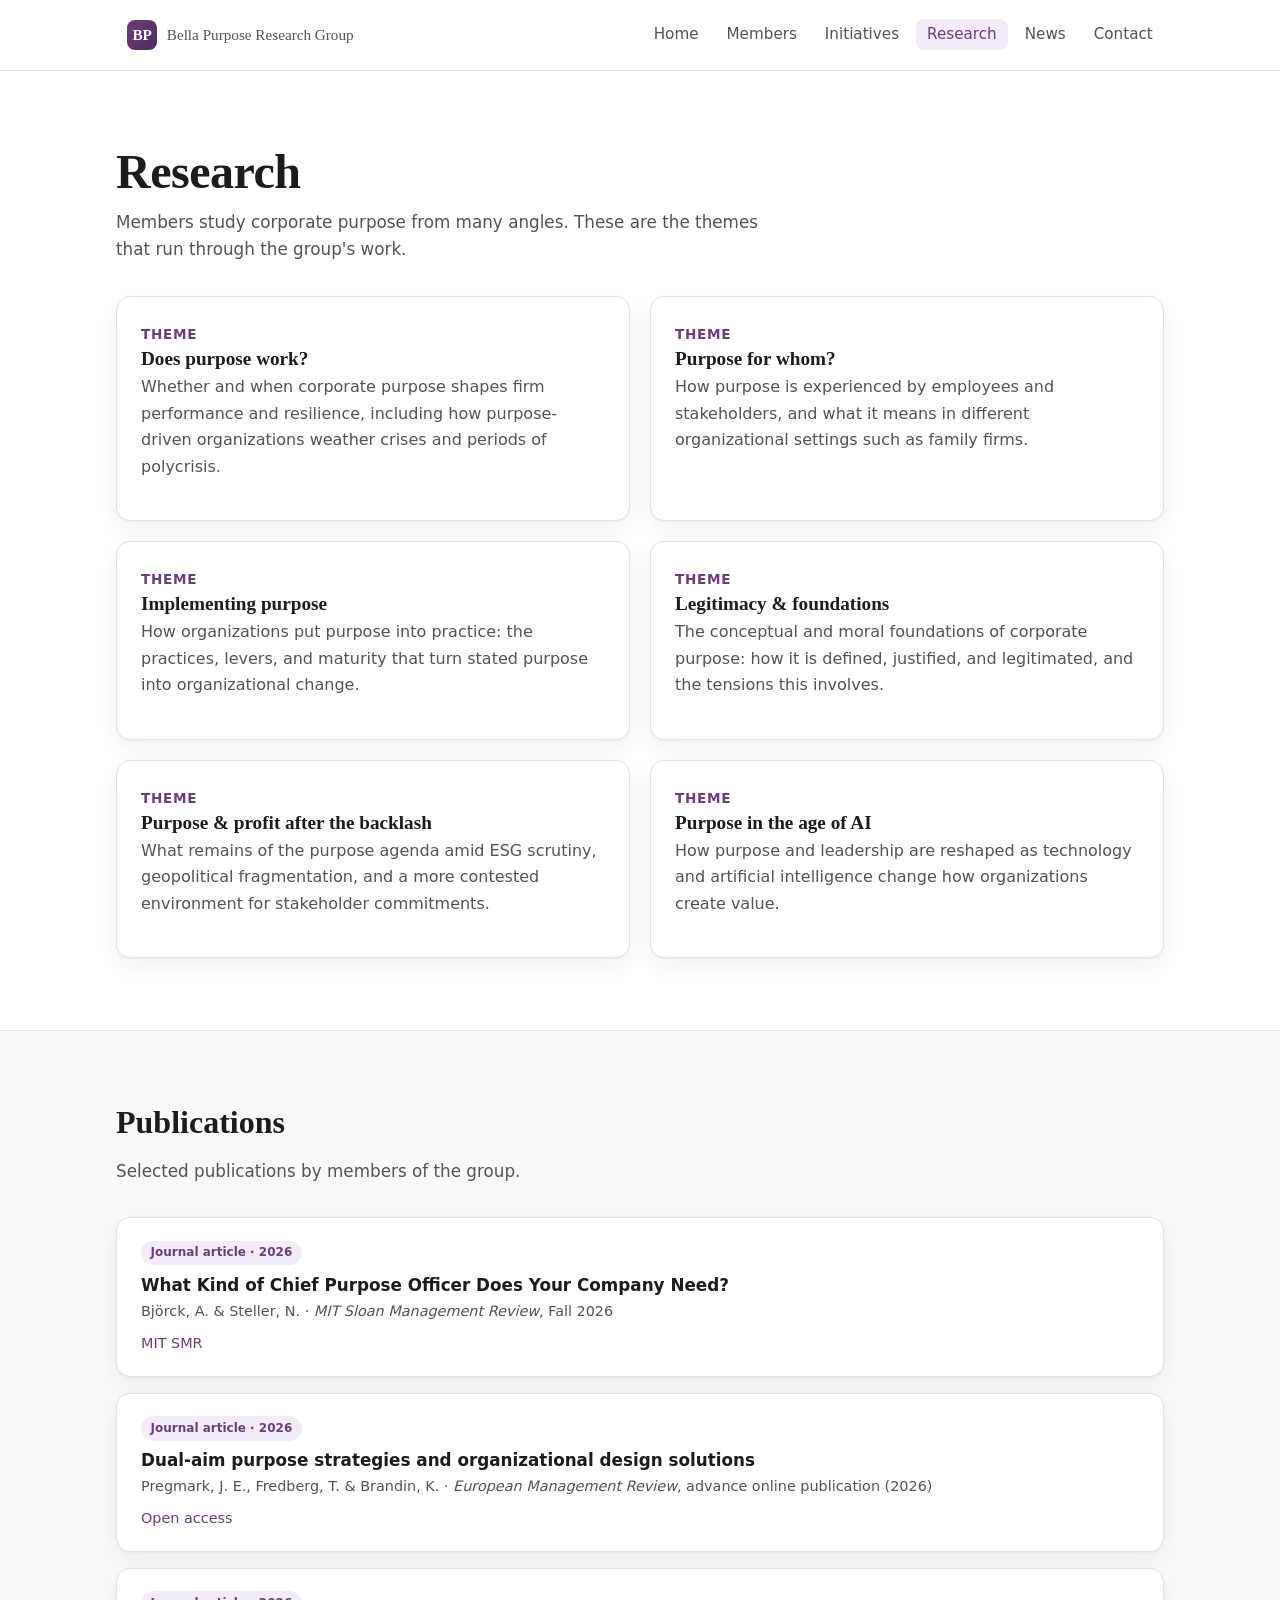
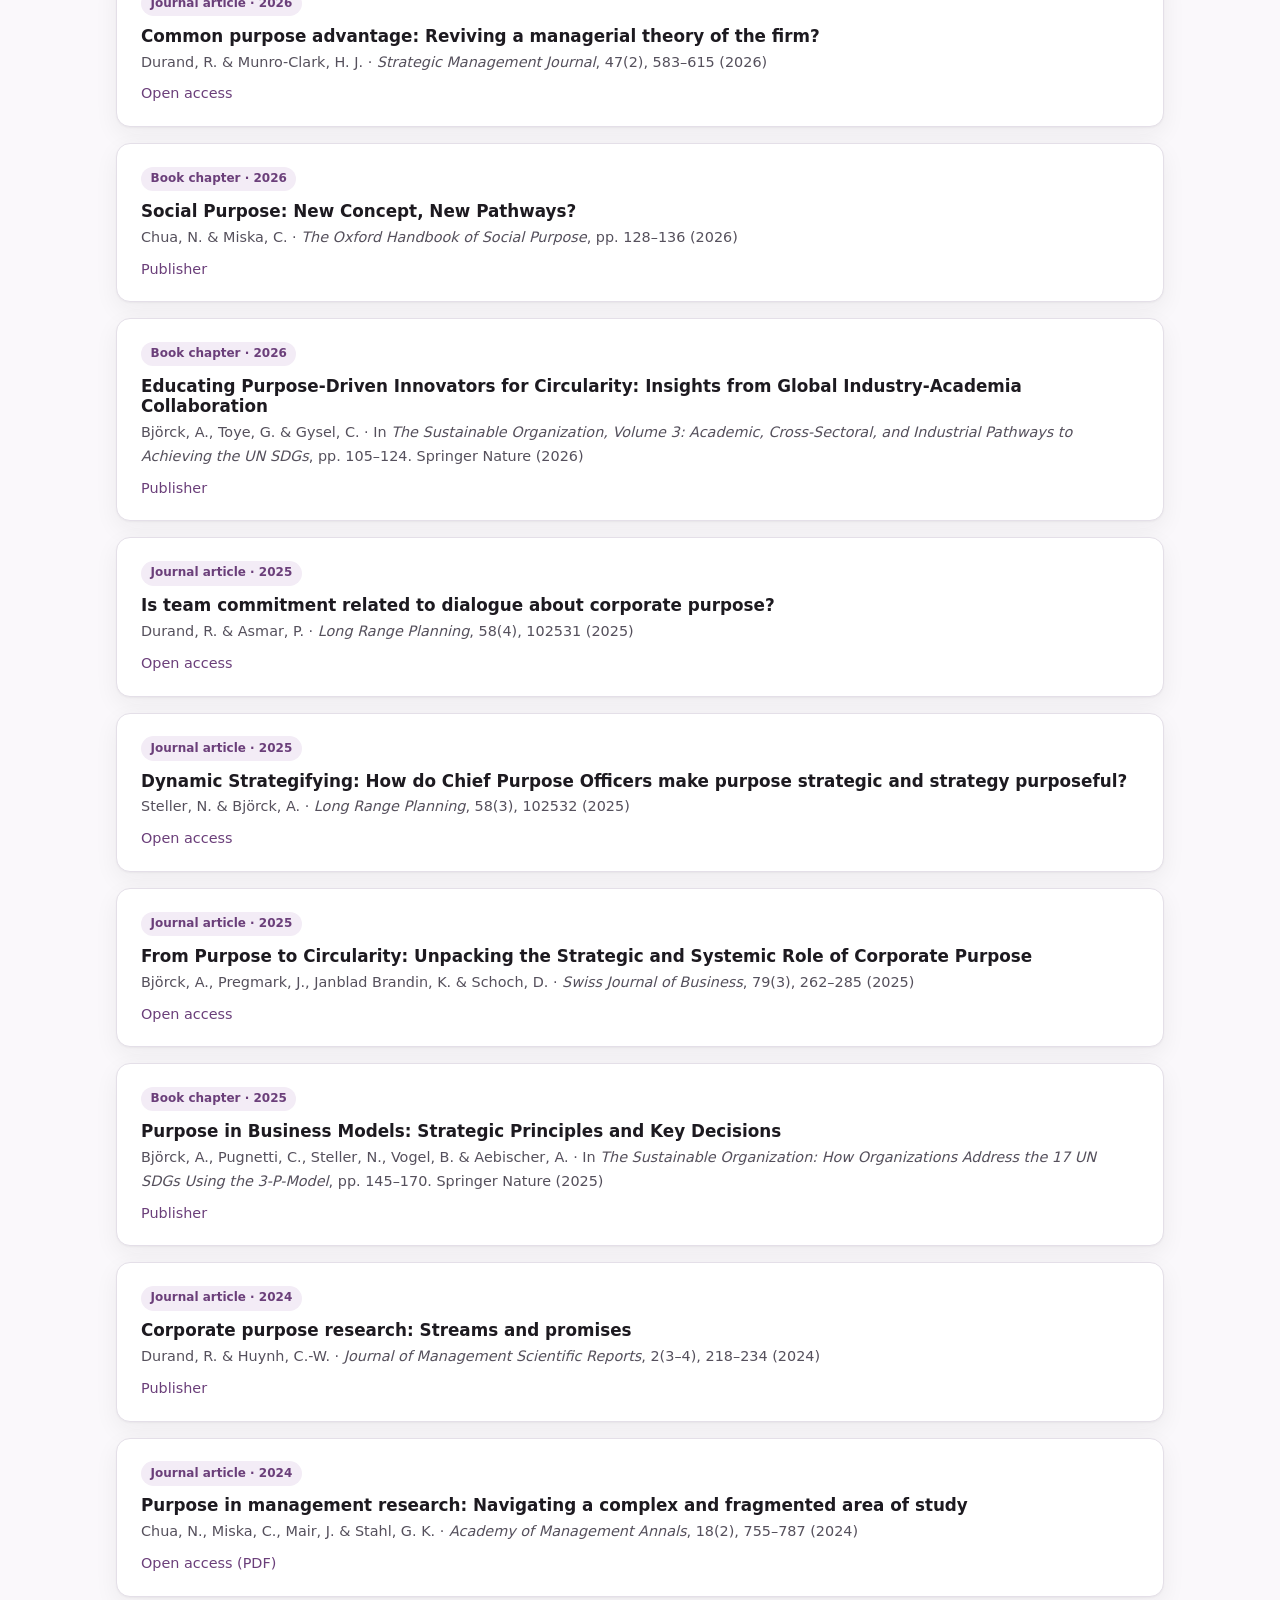
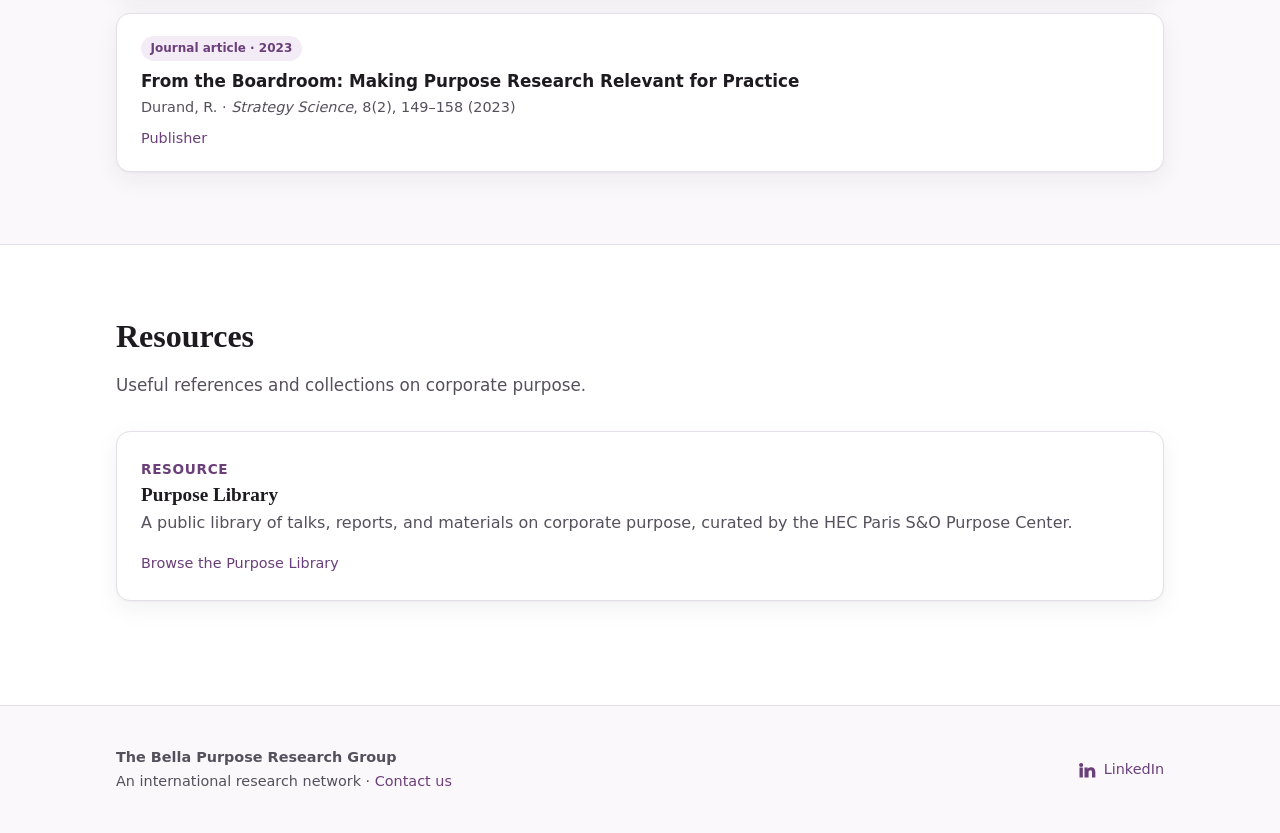
<file: site/research.html>
<!DOCTYPE html>
<html lang="en">
<head>
  <meta charset="UTF-8">
  <meta name="viewport" content="width=device-width, initial-scale=1.0">
  <title>Research | Bella Purpose Research Group</title>
  <meta name="description" content="Research themes, publications, and resources from the Bella Purpose Research Group on corporate purpose.">
  <link rel="stylesheet" href="styles.css">
</head>
<body>
  <a class="skip" href="#main">Skip to content</a>

  <header class="site-header">
    <nav class="nav" aria-label="Primary">
      <a class="brand" href="index.html"><span class="mark">BP</span> Bella Purpose Research Group</a>
      <ul>
        <li><a href="index.html">Home</a></li>
        <li><a href="members.html">Members</a></li>
        <li><a href="initiatives.html">Initiatives</a></li>
        <li><a href="research.html" aria-current="page">Research</a></li>
        <li><a href="news.html">News</a></li>
        <li><a href="contact.html">Contact</a></li>
      </ul>
    </nav>
  </header>

  <main id="main">
    <!-- ============ THEMES ============ -->
    <section class="section">
      <div class="wrap">
        <div class="section-head">
          <h1>Research</h1>
          <p>Members study corporate purpose from many angles. These are the themes
          that run through the group's work.</p>
        </div>

        <div class="grid cols-2">
          <article class="card">
            <span class="role">Theme</span>
            <h3>Does purpose work?</h3>
            <p>Whether and when corporate purpose shapes firm performance and
            resilience, including how purpose-driven organizations weather crises
            and periods of polycrisis.</p>
          </article>

          <article class="card">
            <span class="role">Theme</span>
            <h3>Purpose for whom?</h3>
            <p>How purpose is experienced by employees and stakeholders, and what it
            means in different organizational settings such as family firms.</p>
          </article>

          <article class="card">
            <span class="role">Theme</span>
            <h3>Implementing purpose</h3>
            <p>How organizations put purpose into practice: the practices, levers,
            and maturity that turn stated purpose into organizational change.</p>
          </article>

          <article class="card">
            <span class="role">Theme</span>
            <h3>Legitimacy &amp; foundations</h3>
            <p>The conceptual and moral foundations of corporate purpose: how it is
            defined, justified, and legitimated, and the tensions this involves.</p>
          </article>

          <article class="card">
            <span class="role">Theme</span>
            <h3>Purpose &amp; profit after the backlash</h3>
            <p>What remains of the purpose agenda amid ESG scrutiny, geopolitical
            fragmentation, and a more contested environment for stakeholder
            commitments.</p>
          </article>

          <article class="card">
            <span class="role">Theme</span>
            <h3>Purpose in the age of AI</h3>
            <p>How purpose and leadership are reshaped as technology and artificial
            intelligence change how organizations create value.</p>
          </article>
        </div>
      </div>
    </section>

    <!-- ============ PUBLICATIONS (empty for now) ============ -->
    <section class="section alt">
      <div class="wrap">
        <div class="section-head">
          <h2>Publications</h2>
          <p>Selected publications by members of the group.</p>
        </div>
        <!-- newest first; duplicate a <li class="paper"> to add a publication -->
        <ul class="papers">
          <li class="paper">
            <span class="tag">Journal article · 2026</span>
            <h3>What Kind of Chief Purpose Officer Does Your Company Need?</h3>
            <div class="meta">Björck, A. &amp; Steller, N. · <em>MIT Sloan Management Review</em>, Fall 2026</div>
            <div class="links">
              <a href="https://sloanreview.mit.edu/article/what-kind-of-chief-purpose-officer-does-your-company-need/" target="_blank" rel="noopener">MIT SMR</a>
            </div>
          </li>
          <li class="paper">
            <span class="tag">Journal article · 2026</span>
            <h3>Dual-aim purpose strategies and organizational design solutions</h3>
            <div class="meta">Pregmark, J.&nbsp;E., Fredberg, T. &amp; Brandin, K. · <em>European Management Review</em>, advance online publication (2026)</div>
            <div class="links">
              <a href="https://onlinelibrary.wiley.com/doi/full/10.1111/emre.70085" target="_blank" rel="noopener">Open access</a>
            </div>
          </li>
          <li class="paper">
            <span class="tag">Journal article · 2026</span>
            <h3>Common purpose advantage: Reviving a managerial theory of the firm?</h3>
            <div class="meta">Durand, R. &amp; Munro-Clark, H.&nbsp;J. · <em>Strategic Management Journal</em>, 47(2), 583–615 (2026)</div>
            <div class="links">
              <a href="https://doi.org/10.1002/smj.70008" target="_blank" rel="noopener">Open access</a>
            </div>
          </li>
          <li class="paper">
            <span class="tag">Book chapter · 2026</span>
            <h3>Social Purpose: New Concept, New Pathways?</h3>
            <div class="meta">Chua, N. &amp; Miska, C. · <em>The Oxford Handbook of Social Purpose</em>, pp.&nbsp;128–136 (2026)</div>
            <div class="links">
              <a href="https://academic.oup.com/edited-volume/62482/chapter-abstract/557445893" target="_blank" rel="noopener">Publisher</a>
            </div>
          </li>
          <li class="paper">
            <span class="tag">Book chapter · 2026</span>
            <h3>Educating Purpose-Driven Innovators for Circularity: Insights from Global Industry-Academia Collaboration</h3>
            <div class="meta">Björck, A., Toye, G. &amp; Gysel, C. · In <em>The Sustainable Organization, Volume 3: Academic, Cross-Sectoral, and Industrial Pathways to Achieving the UN SDGs</em>, pp.&nbsp;105–124. Springer Nature (2026)</div>
            <div class="links">
              <a href="https://doi.org/10.1007/978-3-032-28949-0_6" target="_blank" rel="noopener">Publisher</a>
            </div>
          </li>
          <li class="paper">
            <span class="tag">Journal article · 2025</span>
            <h3>Is team commitment related to dialogue about corporate purpose?</h3>
            <div class="meta">Durand, R. &amp; Asmar, P. · <em>Long Range Planning</em>, 58(4), 102531 (2025)</div>
            <div class="links">
              <a href="https://doi.org/10.1016/j.lrp.2025.102531" target="_blank" rel="noopener">Open access</a>
            </div>
          </li>
          <li class="paper">
            <span class="tag">Journal article · 2025</span>
            <h3>Dynamic Strategifying: How do Chief Purpose Officers make purpose strategic and strategy purposeful?</h3>
            <div class="meta">Steller, N. &amp; Björck, A. · <em>Long Range Planning</em>, 58(3), 102532 (2025)</div>
            <div class="links">
              <a href="https://doi.org/10.1016/j.lrp.2025.102532" target="_blank" rel="noopener">Open access</a>
            </div>
          </li>
          <li class="paper">
            <span class="tag">Journal article · 2025</span>
            <h3>From Purpose to Circularity: Unpacking the Strategic and Systemic Role of Corporate Purpose</h3>
            <div class="meta">Björck, A., Pregmark, J., Janblad Brandin, K. &amp; Schoch, D. · <em>Swiss Journal of Business</em>, 79(3), 262–285 (2025)</div>
            <div class="links">
              <a href="https://doi.org/10.5771/2944-3741-2025-3-262" target="_blank" rel="noopener">Open access</a>
            </div>
          </li>
          <li class="paper">
            <span class="tag">Book chapter · 2025</span>
            <h3>Purpose in Business Models: Strategic Principles and Key Decisions</h3>
            <div class="meta">Björck, A., Pugnetti, C., Steller, N., Vogel, B. &amp; Aebischer, A. · In <em>The Sustainable Organization: How Organizations Address the 17 UN SDGs Using the 3-P-Model</em>, pp.&nbsp;145–170. Springer Nature (2025)</div>
            <div class="links">
              <a href="https://doi.org/10.1007/978-3-031-89549-4_7" target="_blank" rel="noopener">Publisher</a>
            </div>
          </li>
          <li class="paper">
            <span class="tag">Journal article · 2024</span>
            <h3>Corporate purpose research: Streams and promises</h3>
            <div class="meta">Durand, R. &amp; Huynh, C.-W. · <em>Journal of Management Scientific Reports</em>, 2(3–4), 218–234 (2024)</div>
            <div class="links">
              <a href="https://doi.org/10.1177/27550311241283390" target="_blank" rel="noopener">Publisher</a>
            </div>
          </li>
          <li class="paper">
            <span class="tag">Journal article · 2024</span>
            <h3>Purpose in management research: Navigating a complex and fragmented area of study</h3>
            <div class="meta">Chua, N., Miska, C., Mair, J. &amp; Stahl, G.&nbsp;K. · <em>Academy of Management Annals</em>, 18(2), 755–787 (2024)</div>
            <div class="links">
              <a href="https://drive.google.com/file/d/1Kt0d5Yr6x_SyJUygr9HztlMkKqr-YFvi/view" target="_blank" rel="noopener">Open access (PDF)</a>
            </div>
          </li>
          <li class="paper">
            <span class="tag">Journal article · 2023</span>
            <h3>From the Boardroom: Making Purpose Research Relevant for Practice</h3>
            <div class="meta">Durand, R. · <em>Strategy Science</em>, 8(2), 149–158 (2023)</div>
            <div class="links">
              <a href="https://doi.org/10.1287/stsc.2023.0182" target="_blank" rel="noopener">Publisher</a>
            </div>
          </li>
        </ul>
      </div>
    </section>

    <!-- ============ RESOURCES ============ -->
    <section class="section">
      <div class="wrap">
        <div class="section-head">
          <h2>Resources</h2>
          <p>Useful references and collections on corporate purpose.</p>
        </div>
        <div class="grid cols-2">
          <article class="card">
            <span class="role">Resource</span>
            <h3>Purpose Library</h3>
            <p>A public library of talks, reports, and materials on corporate
            purpose, curated by the HEC Paris S&amp;O Purpose Center.</p>
            <div class="links">
              <a href="https://www.hec.edu/en/faculty-research/centers/sustainability-organizations-institute/purpose-center/act/purpose-day/purpose-library" target="_blank" rel="noopener">Browse the Purpose Library</a>
            </div>
          </article>
        </div>
      </div>
    </section>
  </main>

  <footer class="site-footer">
    <div class="wrap footer-inner">
      <div>
        <strong>The Bella Purpose Research Group</strong><br>
        An international research network · <a href="contact.html">Contact us</a>
      </div>
      <div class="social">
        <a href="https://www.linkedin.com/groups/26260068/" target="_blank" rel="noopener" aria-label="Bella Purpose on LinkedIn">
          <svg viewBox="0 0 24 24" aria-hidden="true"><path d="M4.98 3.5a2.5 2.5 0 1 1 0 5 2.5 2.5 0 0 1 0-5zM3 9h4v12H3zM9 9h3.8v1.7h.05c.53-1 1.83-2.05 3.76-2.05C20.4 8.65 22 10.9 22 14.6V21h-4v-5.7c0-1.36-.02-3.1-1.9-3.1-1.9 0-2.2 1.48-2.2 3v5.8H9z"/></svg>
          LinkedIn
        </a>
      </div>
    </div>
  </footer>
</body>
</html>
</file>
<file: site/styles.css>
/* ==========================================================================
   Bella Purpose Research Group — shared stylesheet
   Plain CSS, no build step. Edit the variables below to re-theme the site.
   ========================================================================== */

:root {
  /* Brand palette — tweak these to change the whole site's look */
  --accent:        #6b3f7a;   /* deep plum — headings, links, buttons */
  --accent-strong: #4e2b5c;   /* darker plum for hover */
  --accent-soft:   #f3ecf6;   /* pale plum wash for section backgrounds */

  --ink:           #1d1a20;   /* primary text */
  --ink-soft:      #55505c;   /* secondary text */
  --line:          #e4dfe8;   /* borders / dividers */
  --bg:            #ffffff;   /* page background */
  --bg-alt:        #faf8fb;   /* alternate section background */
  --card:          #ffffff;   /* card surface */

  --maxw: 68rem;              /* content max width */
  --radius: 14px;
  --shadow: 0 1px 2px rgba(29, 26, 32, .04), 0 8px 24px rgba(29, 26, 32, .06);

  --serif: "Iowan Old Style", "Palatino Linotype", Palatino, Georgia, "Times New Roman", serif;
  --sans:  system-ui, -apple-system, "Segoe UI", Roboto, Helvetica, Arial, sans-serif;
}

@media (prefers-color-scheme: dark) {
  :root {
    --accent:        #c9a8d6;
    --accent-strong: #ddc4e6;
    --accent-soft:   #241b29;
    --ink:           #ece8ef;
    --ink-soft:      #b3acbc;
    --line:          #362e3d;
    --bg:            #141116;
    --bg-alt:        #1a161d;
    --card:          #1d181f;
    --shadow: 0 1px 2px rgba(0, 0, 0, .3), 0 8px 24px rgba(0, 0, 0, .4);
  }
}

/* ---------- base ---------- */
* { box-sizing: border-box; }

body {
  margin: 0;
  font-family: var(--sans);
  color: var(--ink);
  background: var(--bg);
  line-height: 1.65;
  -webkit-font-smoothing: antialiased;
}

h1, h2, h3 { font-family: var(--serif); line-height: 1.2; color: var(--ink); }
h1 { font-size: clamp(2rem, 5vw, 3rem); margin: 0 0 .5rem; letter-spacing: -.01em; }
h2 { font-size: clamp(1.5rem, 3vw, 2rem); margin: 0 0 1rem; }
h3 { font-size: 1.2rem; margin: 0 0 .35rem; }

p { margin: 0 0 1rem; color: var(--ink-soft); }

a { color: var(--accent); text-decoration: none; }
a:hover { color: var(--accent-strong); text-decoration: underline; }

img { max-width: 100%; display: block; }

.wrap { max-width: var(--maxw); margin: 0 auto; padding: 0 1.25rem; }

/* Skip link for keyboard/screen-reader users */
.skip {
  position: absolute; left: -999px; top: 0;
  background: var(--accent); color: #fff; padding: .6rem 1rem; border-radius: 0 0 8px 0;
  z-index: 100;
}
.skip:focus { left: 0; }

/* ---------- header / nav ---------- */
.site-header {
  position: sticky; top: 0; z-index: 20;
  background: color-mix(in srgb, var(--bg) 88%, transparent);
  backdrop-filter: saturate(150%) blur(10px);
  border-bottom: 1px solid var(--line);
}
.nav {
  display: flex; align-items: center; justify-content: space-between;
  gap: 1rem; padding: .85rem 1.25rem; max-width: var(--maxw); margin: 0 auto;
}
.brand { display: flex; align-items: center; gap: .6rem; font-family: var(--serif); font-weight: 600; font-size: 1.1rem; color: var(--ink); }
.brand:hover { text-decoration: none; }
.brand .mark {
  width: 30px; height: 30px; border-radius: 8px; flex: 0 0 auto;
  background: linear-gradient(135deg, var(--accent), var(--accent-strong));
  display: grid; place-items: center; color: #fff; font-weight: 700; font-size: .95rem;
}
.nav ul { list-style: none; display: flex; gap: .35rem; margin: 0; padding: 0; flex-wrap: wrap; }
.nav a {
  color: var(--ink-soft); padding: .4rem .7rem; border-radius: 8px; font-size: .95rem; font-weight: 500;
}
.nav a:hover { color: var(--ink); background: var(--accent-soft); text-decoration: none; }
.nav a[aria-current="page"] { color: var(--accent); background: var(--accent-soft); }

/* ---------- hero ---------- */
.hero { padding: clamp(3rem, 8vw, 6rem) 0 clamp(2rem, 5vw, 4rem); }
.hero .eyebrow { text-transform: uppercase; letter-spacing: .12em; font-size: .8rem; font-weight: 700; color: var(--accent); margin-bottom: .75rem; }
.hero .lead { font-size: clamp(1.05rem, 2vw, 1.25rem); color: var(--ink-soft); max-width: 40rem; }

.btn {
  display: inline-block; margin-top: .5rem; margin-right: .5rem;
  background: var(--accent); color: #fff; padding: .7rem 1.3rem; border-radius: 999px;
  font-weight: 600; font-size: .95rem;
}
.btn:hover { background: var(--accent-strong); color: #fff; text-decoration: none; }
.btn.secondary { background: transparent; color: var(--accent); border: 1.5px solid var(--line); }
.btn.secondary:hover { border-color: var(--accent); background: var(--accent-soft); }

/* ---------- generic section ---------- */
.section { padding: clamp(2.5rem, 6vw, 4.5rem) 0; }
.section.alt { background: var(--bg-alt); border-top: 1px solid var(--line); border-bottom: 1px solid var(--line); }
.section-head { max-width: 42rem; margin-bottom: 2rem; }
.section-head p { font-size: 1.05rem; }

/* ---------- cards grid ---------- */
.grid { display: grid; gap: 1.25rem; }
.grid.cols-2 { grid-template-columns: repeat(auto-fit, minmax(min(100%, 22rem), 1fr)); }
.grid.cols-3 { grid-template-columns: repeat(auto-fit, minmax(min(100%, 16rem), 1fr)); }

.card {
  background: var(--card); border: 1px solid var(--line); border-radius: var(--radius);
  padding: 1.5rem; box-shadow: var(--shadow);
}
.card h3 { margin-bottom: .25rem; }
.card .role { font-size: .85rem; font-weight: 600; color: var(--accent); text-transform: uppercase; letter-spacing: .05em; margin-bottom: .6rem; }
.card .links { margin-top: .9rem; display: flex; gap: 1rem; flex-wrap: wrap; font-size: .9rem; }

/* member avatar */
.avatar {
  width: 72px; height: 72px; border-radius: 50%; margin-bottom: 1rem;
  object-fit: cover; background: var(--accent-soft);
  display: grid; place-items: center; color: var(--accent); font-family: var(--serif); font-size: 1.5rem; font-weight: 600;
  border: 1px solid var(--line);
}
.member-links { display: flex; gap: .75rem; margin-top: .75rem; font-size: .9rem; }
/* linked member name: looks like a heading, turns accent on hover */
.card h3 a { color: inherit; text-decoration: none; }
.card h3 a:hover { color: var(--accent); text-decoration: underline; }

/* ---------- papers list ---------- */
.papers { list-style: none; margin: 0; padding: 0; display: grid; gap: 1rem; }
.paper {
  background: var(--card); border: 1px solid var(--line); border-radius: var(--radius);
  padding: 1.25rem 1.5rem; box-shadow: var(--shadow);
}
.paper h3 { font-family: var(--sans); font-size: 1.05rem; margin-bottom: .3rem; }
.paper .meta { font-size: .9rem; color: var(--ink-soft); margin-bottom: .5rem; }
.paper .tag {
  display: inline-block; font-size: .75rem; font-weight: 600; color: var(--accent);
  background: var(--accent-soft); padding: .15rem .6rem; border-radius: 999px; margin-bottom: .6rem;
}
.paper .links { font-size: .9rem; display: flex; gap: 1rem; flex-wrap: wrap; }

/* ---------- partners list ---------- */
.partners { list-style: none; margin: 0; padding: 0; display: grid; gap: 1.1rem 2rem;
  grid-template-columns: repeat(auto-fit, minmax(min(100%, 18rem), 1fr)); }
.partners li { font-size: .95rem; line-height: 1.4; }
.partners .inst { display: block; font-weight: 600; color: var(--ink); }
.partners .inst a { color: inherit; text-decoration: none; }
.partners .inst a:hover { color: var(--accent); text-decoration: underline; }

/* ---------- thumbnails (uniform 3:2, small, beside text) ---------- */
.thumb { display: block; width: 100%; aspect-ratio: 3 / 2; object-fit: cover;
  border-radius: 8px; background: var(--accent-soft); }
/* image + text as two columns so all text (incl. links) shares one left edge */
.card.has-thumb, .paper.has-thumb { display: grid; grid-template-columns: min(40%, 200px) 1fr; column-gap: 1.1rem; }
.has-thumb .thumb { grid-column: 1; grid-row: 1 / span 20; align-self: start; margin-top: .15rem; }
.has-thumb > :not(.thumb) { grid-column: 2; }
.has-thumb .tag, .has-thumb .role { justify-self: start; } /* keep pill/label at content width, not stretched */
@media (max-width: 520px) {
  .card.has-thumb, .paper.has-thumb { grid-template-columns: 1fr; }
  .has-thumb .thumb { grid-row: auto; }
  .has-thumb > :not(.thumb) { grid-column: 1; }
}

/* ---------- callout / placeholder note ---------- */
.note {
  border-left: 3px solid var(--accent); background: var(--accent-soft);
  padding: .75rem 1rem; border-radius: 0 8px 8px 0; font-size: .9rem; color: var(--ink-soft);
  margin: 1.5rem 0;
}
.note strong { color: var(--ink); }

/* ---------- footer ---------- */
.site-footer {
  border-top: 1px solid var(--line); background: var(--bg-alt);
  padding: 2.5rem 0; margin-top: 2rem; font-size: .9rem; color: var(--ink-soft);
}
.footer-inner { display: flex; flex-wrap: wrap; gap: 1rem 2rem; align-items: center; justify-content: space-between; }
.social { display: flex; gap: .75rem; align-items: center; }
.social a { display: inline-flex; align-items: center; gap: .4rem; }
.social svg { width: 20px; height: 20px; fill: currentColor; }

/* ---------- contact form ---------- */
.contact-form { max-width: 34rem; }
.field { margin-bottom: 1.1rem; }
.field label { display: block; font-weight: 600; font-size: .9rem; margin-bottom: .35rem; color: var(--ink); }
.field input, .field textarea {
  width: 100%; padding: .7rem .85rem; border: 1px solid var(--line); border-radius: 10px;
  background: var(--card); color: var(--ink); font: inherit; box-sizing: border-box;
}
.field input:focus, .field textarea:focus {
  outline: none; border-color: var(--accent); box-shadow: 0 0 0 3px var(--accent-soft);
}
.field textarea { min-height: 9rem; resize: vertical; }
.hp { position: absolute; left: -9999px; }            /* spam honeypot — hidden */
.form-status { margin-top: 1rem; font-size: .95rem; min-height: 1.3em; }
.form-status.ok  { color: #2e7d5b; }
.form-status.err { color: #c0392b; }
@media (prefers-color-scheme: dark) {
  .form-status.ok  { color: #7fd1a8; }
  .form-status.err { color: #e59a9a; }
}
</file>
